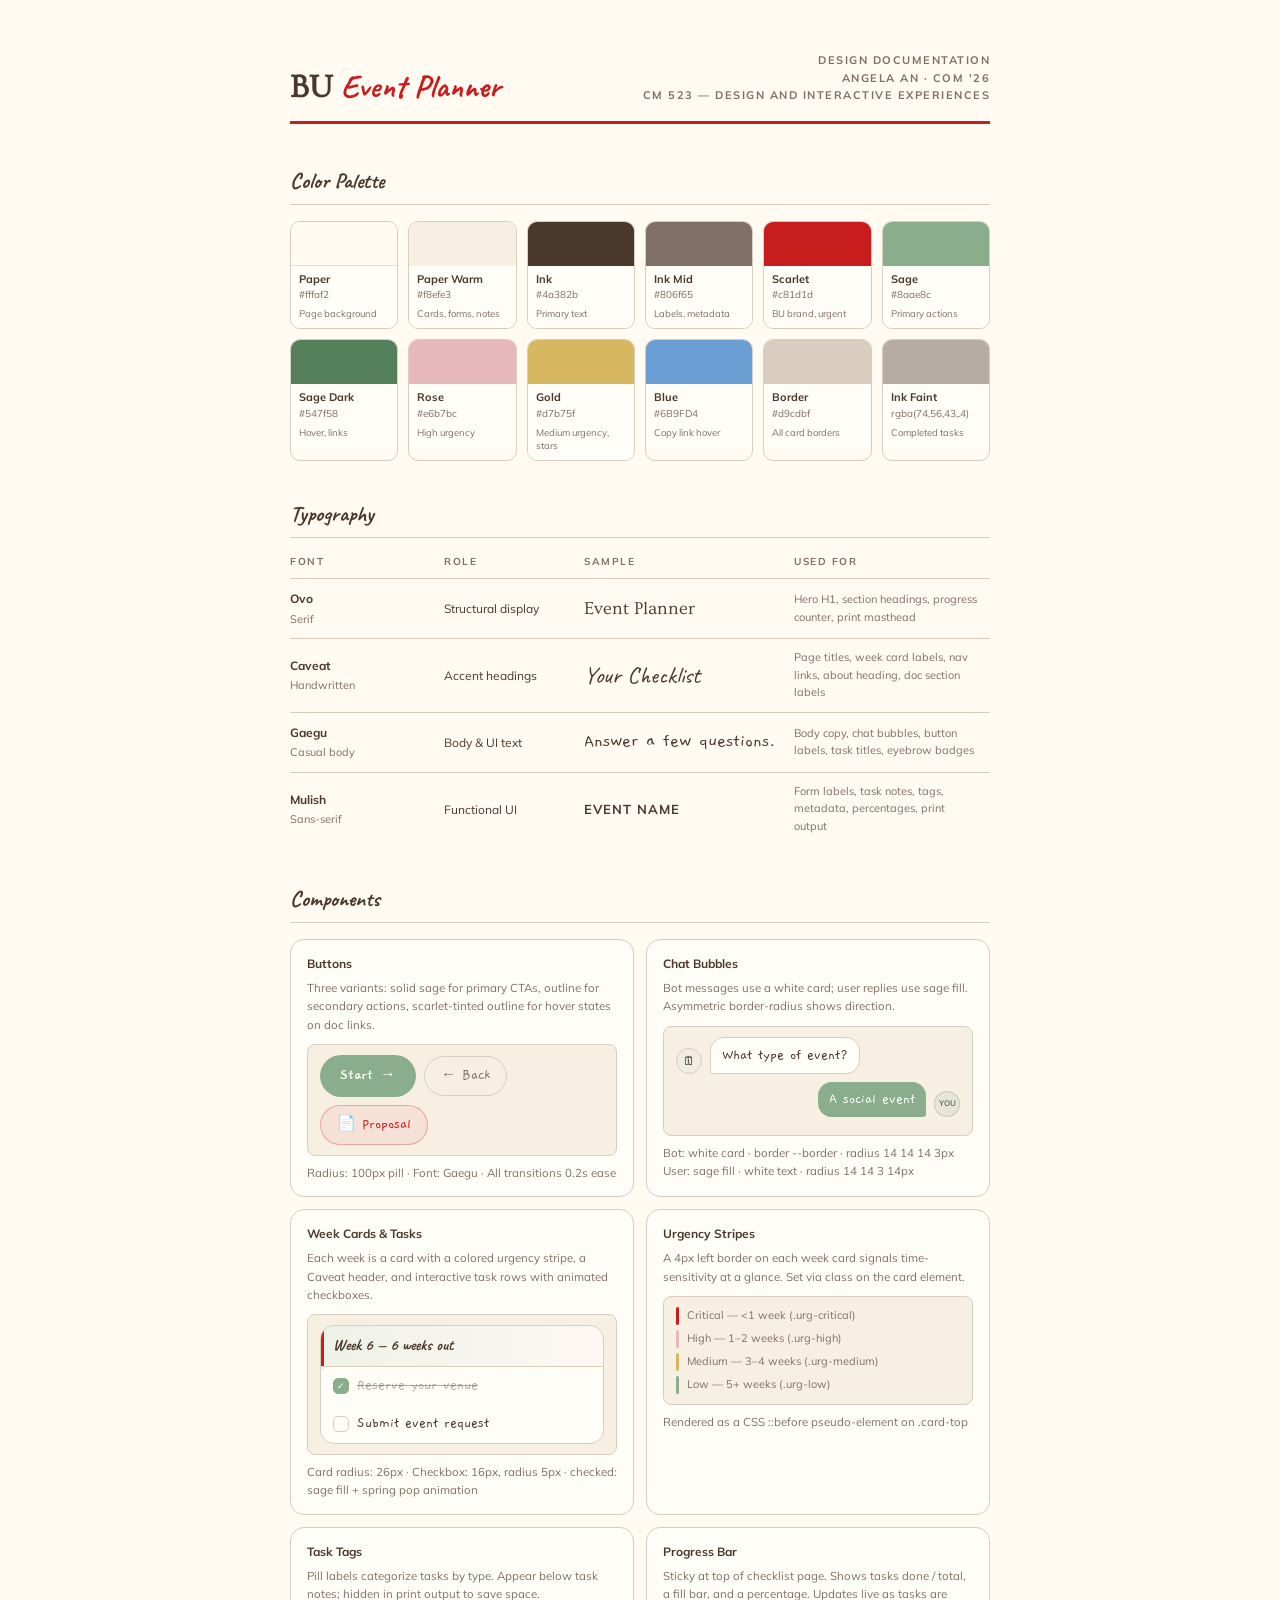
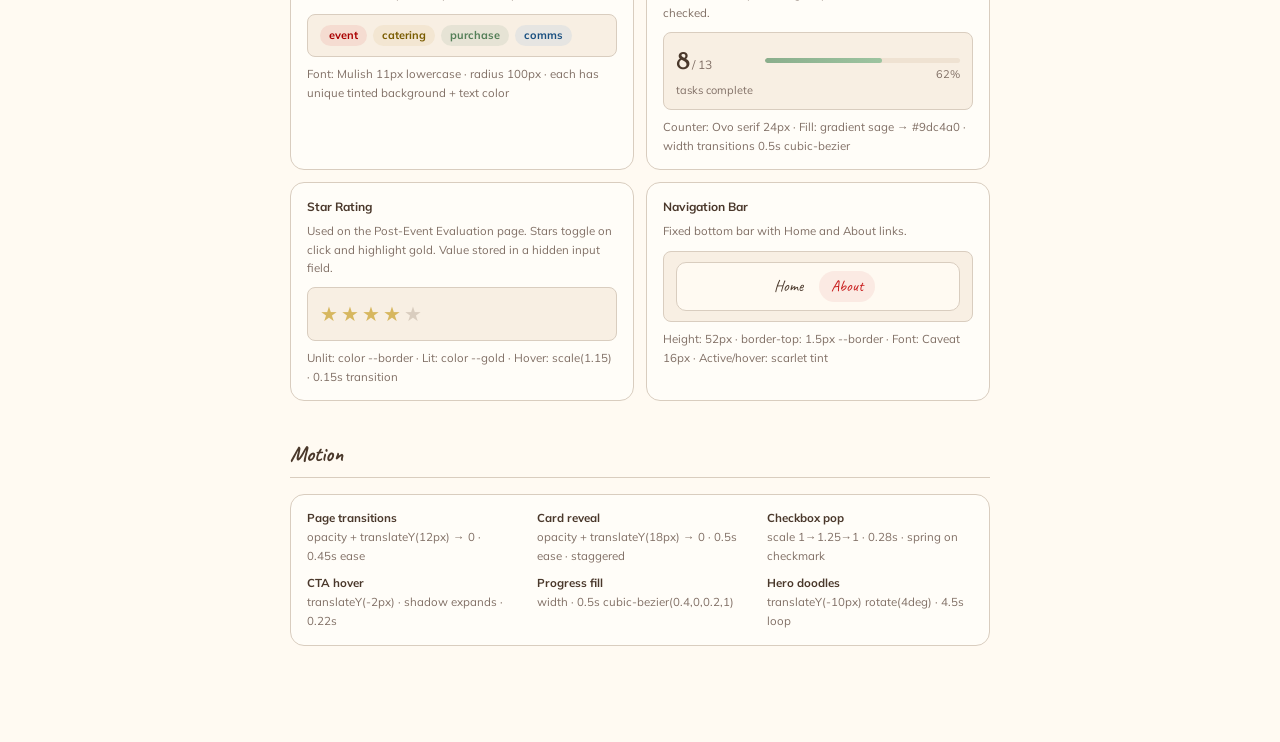
<file: design-doc.html>
<!DOCTYPE html>
<html lang="en">
<head>
  <meta charset="UTF-8" />
  <meta name="viewport" content="width=device-width, initial-scale=1.0" />
  <title>Design Documentation — BU Event Planner</title>
  <link rel="preconnect" href="https://fonts.googleapis.com">
  <link rel="preconnect" href="https://fonts.gstatic.com" crossorigin>
  <link href="https://fonts.googleapis.com/css2?family=Caveat:wght@700&family=Gaegu:wght@400;700&family=Mulish:wght@400;600;700&family=Ovo&display=swap" rel="stylesheet">
  <style>
    :root {
      --paper:      #fffaf2;
      --paper-card: #fffdf8;
      --paper-warm: #f8efe3;
      --ink:        #4a382b;
      --ink-mid:    #806f65;
      --scarlet:    #c81d1d;
      --sage:       #8aae8c;
      --sage-dark:  #547f58;
      --rose:       #e6b7bc;
      --gold:       #d7b75f;
      --blue:       #6B9FD4;
      --border:     #d9cdbf;
    }

    * { margin: 0; padding: 0; box-sizing: border-box; }

    body {
      font-family: 'Mulish', sans-serif;
      background: var(--paper);
      color: var(--ink);
      font-size: 13px;
      line-height: 1.6;
    }

    .page {
      max-width: 780px;
      margin: 0 auto;
      padding: 52px 40px 60px;
    }

    /* ── Masthead ── */
    .masthead {
      display: flex;
      justify-content: space-between;
      align-items: flex-end;
      border-bottom: 3px solid var(--scarlet);
      padding-bottom: 16px;
      margin-bottom: 40px;
    }
    .masthead-title {
      font-family: 'Ovo', serif;
      font-size: 32px;
      font-weight: 700;
      color: var(--ink);
      line-height: 1.1;
    }
    .masthead-title em {
      font-family: 'Caveat', cursive;
      font-style: normal;
      color: var(--scarlet);
    }
    .masthead-meta {
      font-size: 11px;
      font-weight: 700;
      letter-spacing: 1.5px;
      text-transform: uppercase;
      color: var(--ink-mid);
      text-align: right;
      line-height: 1.6;
    }

    /* ── Section ── */
    .section { margin-bottom: 36px; }
    .section-title {
      font-family: 'Caveat', cursive;
      font-size: 22px;
      font-weight: 700;
      color: var(--ink);
      border-bottom: 1.5px solid var(--border);
      padding-bottom: 5px;
      margin-bottom: 16px;
    }

    /* ── Color grid ── */
    .color-grid {
      display: grid;
      grid-template-columns: repeat(6, 1fr);
      gap: 10px;
    }
    .swatch {
      border-radius: 10px;
      border: 1.5px solid var(--border);
      overflow: hidden;
    }
    .swatch-chip { height: 44px; }
    .swatch-info { padding: 7px 8px 8px; background: var(--paper-card); }
    .swatch-name { font-weight: 700; font-size: 11px; color: var(--ink); line-height: 1.2; }
    .swatch-hex  { font-size: 10px; color: var(--ink-mid); margin-top: 1px; }
    .swatch-use  { font-size: 9.5px; color: var(--ink-mid); margin-top: 4px; line-height: 1.4; }

    /* ── Type table ── */
    .type-table { width: 100%; border-collapse: collapse; }
    .type-table th {
      font-size: 10px; font-weight: 700; letter-spacing: 1.5px; text-transform: uppercase;
      color: var(--ink-mid); text-align: left; padding: 0 10px 8px 0; border-bottom: 1px solid var(--border);
    }
    .type-table td {
      padding: 10px 10px 10px 0; border-bottom: 1px solid var(--border);
      vertical-align: middle; font-size: 12px;
    }
    .type-table tr:last-child td { border-bottom: none; }
    .type-sample { font-size: 18px; color: var(--ink); line-height: 1.1; }

    /* ── Component rows ── */
    .comp-grid {
      display: grid;
      grid-template-columns: 1fr 1fr;
      gap: 12px;
    }
    .comp-card {
      background: var(--paper-card);
      border: 1.5px solid var(--border);
      border-radius: 14px;
      padding: 14px 16px;
    }
    .comp-name {
      font-weight: 700;
      font-size: 12px;
      color: var(--ink);
      margin-bottom: 6px;
    }
    .comp-desc {
      font-size: 11.5px;
      color: var(--ink-mid);
      line-height: 1.6;
    }
    .comp-preview {
      margin: 10px 0 8px;
      padding: 10px 12px;
      background: var(--paper-warm);
      border-radius: 8px;
      border: 1px solid var(--border);
    }

    /* Live previews */
    .btn-sage {
      display: inline-block; padding: 8px 20px;
      background: var(--sage); border-radius: 100px;
      color: #fff; font-family: 'Gaegu', cursive; font-size: 16px; font-weight: 700;
    }
    .btn-outline {
      display: inline-block; padding: 7px 16px;
      border: 1.5px solid var(--border); border-radius: 100px;
      color: var(--ink-mid); font-family: 'Gaegu', cursive; font-size: 15px;
    }
    .btn-scarlet-outline {
      display: inline-block; padding: 7px 16px;
      border: 1.5px solid rgba(200,29,29,.3); border-radius: 100px;
      color: var(--scarlet); font-family: 'Gaegu', cursive; font-size: 15px;
      background: rgba(200,29,29,.06);
    }

    .bubble-row { display: flex; gap: 8px; align-items: flex-end; margin-bottom: 8px; }
    .av { width: 26px; height: 26px; border-radius: 50%; display: flex; align-items: center; justify-content: center; flex-shrink: 0; font-size: 12px; }
    .av-bot { background: #f0ebe3; border: 1.5px solid var(--border); }
    .av-usr { background: rgba(122,158,126,.12); border: 1.5px solid rgba(122,158,126,.35); font-size: 8px; font-weight: 700; color: var(--sage-dark); }
    .bub { padding: 7px 11px; font-family: 'Gaegu', cursive; font-size: 15px; line-height: 1.4; max-width: 78%; }
    .bub-bot { background: var(--paper-card); border: 1.5px solid var(--border); border-radius: 14px 14px 14px 3px; }
    .bub-usr { background: var(--sage); color: #fff; border-radius: 14px 14px 3px 14px; }

    .mini-card { background: var(--paper-card); border: 1.5px solid var(--border); border-radius: 14px; overflow: hidden; }
    .mini-card-top {
      padding: 7px 12px; display: flex; justify-content: space-between;
      background: linear-gradient(90deg, rgba(138,174,140,.14), rgba(230,183,188,.08));
      border-bottom: 1px solid var(--border); position: relative;
    }
    .mini-card-top::before { content: ''; position: absolute; left:0; top:0; bottom:0; width: 3px; background: var(--scarlet); }
    .mini-card-wk { font-family: 'Caveat', cursive; font-size: 16px; font-weight: 700; color: var(--ink); }
    .mini-task { display: flex; gap: 8px; align-items: center; padding: 7px 12px; }
    .mini-cb { width: 16px; height: 16px; border-radius: 5px; border: 1.5px solid var(--border); flex-shrink: 0; }
    .mini-cb.done { background: var(--sage); border-color: var(--sage); display: flex; align-items: center; justify-content: center; color: #fff; font-size: 9px; }
    .mini-title { font-family: 'Gaegu', cursive; font-size: 15px; color: var(--ink); }
    .mini-title.done { color: rgba(74,56,43,.4); text-decoration: line-through; }

    .tag-row { display: flex; gap: 6px; flex-wrap: wrap; }
    .tag { font-size: 11px; font-weight: 700; padding: 2px 9px; border-radius: 100px; }
    .tag-ev  { background: rgba(204,0,0,.08);    color: #AA0000; }
    .tag-cat { background: rgba(201,164,81,.12);  color: #7A5C00; }
    .tag-pur { background: rgba(122,158,126,.14); color: #547f58; }
    .tag-com { background: rgba(107,159,212,.13); color: #1A5080; }

    .urg-row { display: flex; flex-direction: column; gap: 5px; }
    .urg-item { display: flex; align-items: center; gap: 8px; font-size: 11px; color: var(--ink-mid); }
    .urg-stripe { width: 3px; height: 18px; border-radius: 2px; }

    .prog-wrap { display: flex; gap: 12px; align-items: center; }
    .prog-num { font-family: 'Ovo', serif; font-size: 24px; font-weight: 700; color: var(--ink); }
    .prog-track { flex: 1; height: 5px; background: #efe2d2; border-radius: 3px; overflow: hidden; }
    .prog-fill { height: 100%; width: 60%; background: linear-gradient(90deg, var(--sage), #9dc4a0); border-radius: 3px; }

    .stars { display: flex; gap: 3px; }
    .star { font-size: 20px; }
    .star.lit { color: var(--gold); }
    .star.unlit { color: var(--border); }

    .nav-demo { display: flex; gap: 4px; justify-content: center; padding: 8px; background: var(--paper); border: 1px solid var(--border); border-radius: 10px; }
    .nav-link { font-family: 'Caveat', cursive; font-size: 16px; padding: 3px 12px; border-radius: 100px; color: var(--ink); }
    .nav-link.active { color: var(--scarlet); background: rgba(200,29,29,.07); }

    /* ── Print ── */
    @media print {
      * { -webkit-print-color-adjust: exact !important; print-color-adjust: exact !important; }
      @page { size: letter; margin: 0.45in; }
      body { background: #fffaf2 !important; }
      .page { padding: 0; }
      .comp-card { break-inside: avoid; }
    }
  </style>
</head>
<body>
<div class="page">

  <!-- Masthead -->
  <div class="masthead">
    <div class="masthead-title">BU <em>Event Planner</em></div>
    <div class="masthead-meta">Design Documentation<br>Angela An · COM '26<br>CM 523 — Design and Interactive Experiences</div>
  </div>

  <!-- 1. Colors -->
  <div class="section">
    <div class="section-title">Color Palette</div>
    <div class="color-grid">

      <div class="swatch">
        <div class="swatch-chip" style="background:#fffaf2; border-bottom:1px solid #e8e0d4;"></div>
        <div class="swatch-info">
          <div class="swatch-name">Paper</div>
          <div class="swatch-hex">#fffaf2</div>
          <div class="swatch-use">Page background</div>
        </div>
      </div>

      <div class="swatch">
        <div class="swatch-chip" style="background:#f8efe3;"></div>
        <div class="swatch-info">
          <div class="swatch-name">Paper Warm</div>
          <div class="swatch-hex">#f8efe3</div>
          <div class="swatch-use">Cards, forms, notes</div>
        </div>
      </div>

      <div class="swatch">
        <div class="swatch-chip" style="background:#4a382b;"></div>
        <div class="swatch-info">
          <div class="swatch-name">Ink</div>
          <div class="swatch-hex">#4a382b</div>
          <div class="swatch-use">Primary text</div>
        </div>
      </div>

      <div class="swatch">
        <div class="swatch-chip" style="background:#806f65;"></div>
        <div class="swatch-info">
          <div class="swatch-name">Ink Mid</div>
          <div class="swatch-hex">#806f65</div>
          <div class="swatch-use">Labels, metadata</div>
        </div>
      </div>

      <div class="swatch">
        <div class="swatch-chip" style="background:#c81d1d;"></div>
        <div class="swatch-info">
          <div class="swatch-name">Scarlet</div>
          <div class="swatch-hex">#c81d1d</div>
          <div class="swatch-use">BU brand, urgent</div>
        </div>
      </div>

      <div class="swatch">
        <div class="swatch-chip" style="background:#8aae8c;"></div>
        <div class="swatch-info">
          <div class="swatch-name">Sage</div>
          <div class="swatch-hex">#8aae8c</div>
          <div class="swatch-use">Primary actions</div>
        </div>
      </div>

      <div class="swatch">
        <div class="swatch-chip" style="background:#547f58;"></div>
        <div class="swatch-info">
          <div class="swatch-name">Sage Dark</div>
          <div class="swatch-hex">#547f58</div>
          <div class="swatch-use">Hover, links</div>
        </div>
      </div>

      <div class="swatch">
        <div class="swatch-chip" style="background:#e6b7bc;"></div>
        <div class="swatch-info">
          <div class="swatch-name">Rose</div>
          <div class="swatch-hex">#e6b7bc</div>
          <div class="swatch-use">High urgency</div>
        </div>
      </div>

      <div class="swatch">
        <div class="swatch-chip" style="background:#d7b75f;"></div>
        <div class="swatch-info">
          <div class="swatch-name">Gold</div>
          <div class="swatch-hex">#d7b75f</div>
          <div class="swatch-use">Medium urgency, stars</div>
        </div>
      </div>

      <div class="swatch">
        <div class="swatch-chip" style="background:#6B9FD4;"></div>
        <div class="swatch-info">
          <div class="swatch-name">Blue</div>
          <div class="swatch-hex">#6B9FD4</div>
          <div class="swatch-use">Copy link hover</div>
        </div>
      </div>

      <div class="swatch">
        <div class="swatch-chip" style="background:#d9cdbf;"></div>
        <div class="swatch-info">
          <div class="swatch-name">Border</div>
          <div class="swatch-hex">#d9cdbf</div>
          <div class="swatch-use">All card borders</div>
        </div>
      </div>

      <div class="swatch">
        <div class="swatch-chip" style="background:rgba(74,56,43,0.4);"></div>
        <div class="swatch-info">
          <div class="swatch-name">Ink Faint</div>
          <div class="swatch-hex">rgba(74,56,43,.4)</div>
          <div class="swatch-use">Completed tasks</div>
        </div>
      </div>

    </div>
  </div>

  <!-- 2. Typography -->
  <div class="section">
    <div class="section-title">Typography</div>
    <table class="type-table">
      <thead>
        <tr>
          <th style="width:22%">Font</th>
          <th style="width:20%">Role</th>
          <th style="width:30%">Sample</th>
          <th>Used For</th>
        </tr>
      </thead>
      <tbody>
        <tr>
          <td><strong>Ovo</strong><br><span style="color:var(--ink-mid); font-size:11px;">Serif</span></td>
          <td>Structural display</td>
          <td><span class="type-sample" style="font-family:'Ovo',serif;">Event Planner</span></td>
          <td style="font-size:11px; color:var(--ink-mid);">Hero H1, section headings, progress counter, print masthead</td>
        </tr>
        <tr>
          <td><strong>Caveat</strong><br><span style="color:var(--ink-mid); font-size:11px;">Handwritten</span></td>
          <td>Accent headings</td>
          <td><span class="type-sample" style="font-family:'Caveat',cursive; font-size:24px;">Your Checklist</span></td>
          <td style="font-size:11px; color:var(--ink-mid);">Page titles, week card labels, nav links, about heading, doc section labels</td>
        </tr>
        <tr>
          <td><strong>Gaegu</strong><br><span style="color:var(--ink-mid); font-size:11px;">Casual body</span></td>
          <td>Body &amp; UI text</td>
          <td><span class="type-sample" style="font-family:'Gaegu',cursive; font-size:19px;">Answer a few questions.</span></td>
          <td style="font-size:11px; color:var(--ink-mid);">Body copy, chat bubbles, button labels, task titles, eyebrow badges</td>
        </tr>
        <tr>
          <td><strong>Mulish</strong><br><span style="color:var(--ink-mid); font-size:11px;">Sans-serif</span></td>
          <td>Functional UI</td>
          <td><span class="type-sample" style="font-family:'Mulish',sans-serif; font-size:13px; letter-spacing:1px; text-transform:uppercase; font-weight:700;">EVENT NAME</span></td>
          <td style="font-size:11px; color:var(--ink-mid);">Form labels, task notes, tags, metadata, percentages, print output</td>
        </tr>
      </tbody>
    </table>
  </div>

  <!-- 3. Components -->
  <div class="section">
    <div class="section-title">Components</div>
    <div class="comp-grid">

      <!-- Buttons -->
      <div class="comp-card">
        <div class="comp-name">Buttons</div>
        <div class="comp-desc">Three variants: solid sage for primary CTAs, outline for secondary actions, scarlet-tinted outline for hover states on doc links.</div>
        <div class="comp-preview" style="display:flex; gap:8px; flex-wrap:wrap; align-items:center;">
          <span class="btn-sage">Start →</span>
          <span class="btn-outline">← Back</span>
          <span class="btn-scarlet-outline">📄 Proposal</span>
        </div>
        <div class="comp-desc">Radius: 100px pill · Font: Gaegu · All transitions 0.2s ease</div>
      </div>

      <!-- Chat bubbles -->
      <div class="comp-card">
        <div class="comp-name">Chat Bubbles</div>
        <div class="comp-desc">Bot messages use a white card; user replies use sage fill. Asymmetric border-radius shows direction.</div>
        <div class="comp-preview">
          <div class="bubble-row">
            <div class="av av-bot">🗓</div>
            <div class="bub bub-bot">What type of event?</div>
          </div>
          <div class="bubble-row" style="flex-direction:row-reverse;">
            <div class="av av-usr">YOU</div>
            <div class="bub bub-usr">A social event</div>
          </div>
        </div>
        <div class="comp-desc">Bot: white card · border --border · radius 14 14 14 3px<br>User: sage fill · white text · radius 14 14 3 14px</div>
      </div>

      <!-- Week card -->
      <div class="comp-card">
        <div class="comp-name">Week Cards &amp; Tasks</div>
        <div class="comp-desc">Each week is a card with a colored urgency stripe, a Caveat header, and interactive task rows with animated checkboxes.</div>
        <div class="comp-preview">
          <div class="mini-card">
            <div class="mini-card-top">
              <div class="mini-card-wk">Week 6 — 6 weeks out</div>
            </div>
            <div class="mini-task">
              <div class="mini-cb done">✓</div>
              <div class="mini-title done">Reserve your venue</div>
            </div>
            <div class="mini-task">
              <div class="mini-cb"></div>
              <div class="mini-title">Submit event request</div>
            </div>
          </div>
        </div>
        <div class="comp-desc">Card radius: 26px · Checkbox: 16px, radius 5px · checked: sage fill + spring pop animation</div>
      </div>

      <!-- Urgency stripes -->
      <div class="comp-card">
        <div class="comp-name">Urgency Stripes</div>
        <div class="comp-desc">A 4px left border on each week card signals time-sensitivity at a glance. Set via class on the card element.</div>
        <div class="comp-preview">
          <div class="urg-row">
            <div class="urg-item"><div class="urg-stripe" style="background:#c81d1d;"></div>Critical — &lt;1 week (.urg-critical)</div>
            <div class="urg-item"><div class="urg-stripe" style="background:#e6b7bc;"></div>High — 1–2 weeks (.urg-high)</div>
            <div class="urg-item"><div class="urg-stripe" style="background:#d7b75f;"></div>Medium — 3–4 weeks (.urg-medium)</div>
            <div class="urg-item"><div class="urg-stripe" style="background:#8aae8c;"></div>Low — 5+ weeks (.urg-low)</div>
          </div>
        </div>
        <div class="comp-desc">Rendered as a CSS ::before pseudo-element on .card-top</div>
      </div>

      <!-- Tags -->
      <div class="comp-card">
        <div class="comp-name">Task Tags</div>
        <div class="comp-desc">Pill labels categorize tasks by type. Appear below task notes; hidden in print output to save space.</div>
        <div class="comp-preview">
          <div class="tag-row">
            <span class="tag tag-ev">event</span>
            <span class="tag tag-cat">catering</span>
            <span class="tag tag-pur">purchase</span>
            <span class="tag tag-com">comms</span>
          </div>
        </div>
        <div class="comp-desc">Font: Mulish 11px lowercase · radius 100px · each has unique tinted background + text color</div>
      </div>

      <!-- Progress bar -->
      <div class="comp-card">
        <div class="comp-name">Progress Bar</div>
        <div class="comp-desc">Sticky at top of checklist page. Shows tasks done / total, a fill bar, and a percentage. Updates live as tasks are checked.</div>
        <div class="comp-preview">
          <div class="prog-wrap">
            <div>
              <div class="prog-num">8<span style="font-family:'Mulish'; font-size:12px; color:var(--ink-mid); font-weight:400;"> / 13</span></div>
              <div style="font-size:11px; color:var(--ink-mid);">tasks complete</div>
            </div>
            <div style="flex:1;">
              <div class="prog-track"><div class="prog-fill"></div></div>
              <div style="font-size:11px; color:var(--ink-mid); text-align:right; margin-top:3px;">62%</div>
            </div>
          </div>
        </div>
        <div class="comp-desc">Counter: Ovo serif 24px · Fill: gradient sage → #9dc4a0 · width transitions 0.5s cubic-bezier</div>
      </div>

      <!-- Star rating -->
      <div class="comp-card">
        <div class="comp-name">Star Rating</div>
        <div class="comp-desc">Used on the Post-Event Evaluation page. Stars toggle on click and highlight gold. Value stored in a hidden input field.</div>
        <div class="comp-preview">
          <div class="stars">
            <span class="star lit">★</span>
            <span class="star lit">★</span>
            <span class="star lit">★</span>
            <span class="star lit">★</span>
            <span class="star unlit">★</span>
          </div>
        </div>
        <div class="comp-desc">Unlit: color --border · Lit: color --gold · Hover: scale(1.15) · 0.15s transition</div>
      </div>

      <!-- Nav -->
      <div class="comp-card">
        <div class="comp-name">Navigation Bar</div>
        <div class="comp-desc">Fixed bottom bar with Home and About links.</div>
        <div class="comp-preview">
          <div class="nav-demo">
            <span class="nav-link">Home</span>
            <span class="nav-link active">About</span>
          </div>
        </div>
        <div class="comp-desc">Height: 52px · border-top: 1.5px --border · Font: Caveat 16px · Active/hover: scarlet tint</div>
      </div>

    </div>
  </div>

  <!-- 4. Motion -->
  <div class="section">
    <div class="section-title">Motion</div>
    <div class="comp-card" style="border-radius:14px;">
      <div style="display:grid; grid-template-columns:1fr 1fr 1fr; gap:8px 24px; font-size:11.5px; color:var(--ink-mid); line-height:1.65;">
        <div><strong style="color:var(--ink);">Page transitions</strong><br>opacity + translateY(12px) → 0 · 0.45s ease</div>
        <div><strong style="color:var(--ink);">Card reveal</strong><br>opacity + translateY(18px) → 0 · 0.5s ease · staggered</div>
        <div><strong style="color:var(--ink);">Checkbox pop</strong><br>scale 1→1.25→1 · 0.28s · spring on checkmark</div>
        <div><strong style="color:var(--ink);">CTA hover</strong><br>translateY(-2px) · shadow expands · 0.22s</div>
        <div><strong style="color:var(--ink);">Progress fill</strong><br>width · 0.5s cubic-bezier(0.4,0,0.2,1)</div>
        <div><strong style="color:var(--ink);">Hero doodles</strong><br>translateY(-10px) rotate(4deg) · 4.5s loop</div>
      </div>
    </div>
  </div>

</div>
</body>
</html>
</file>
